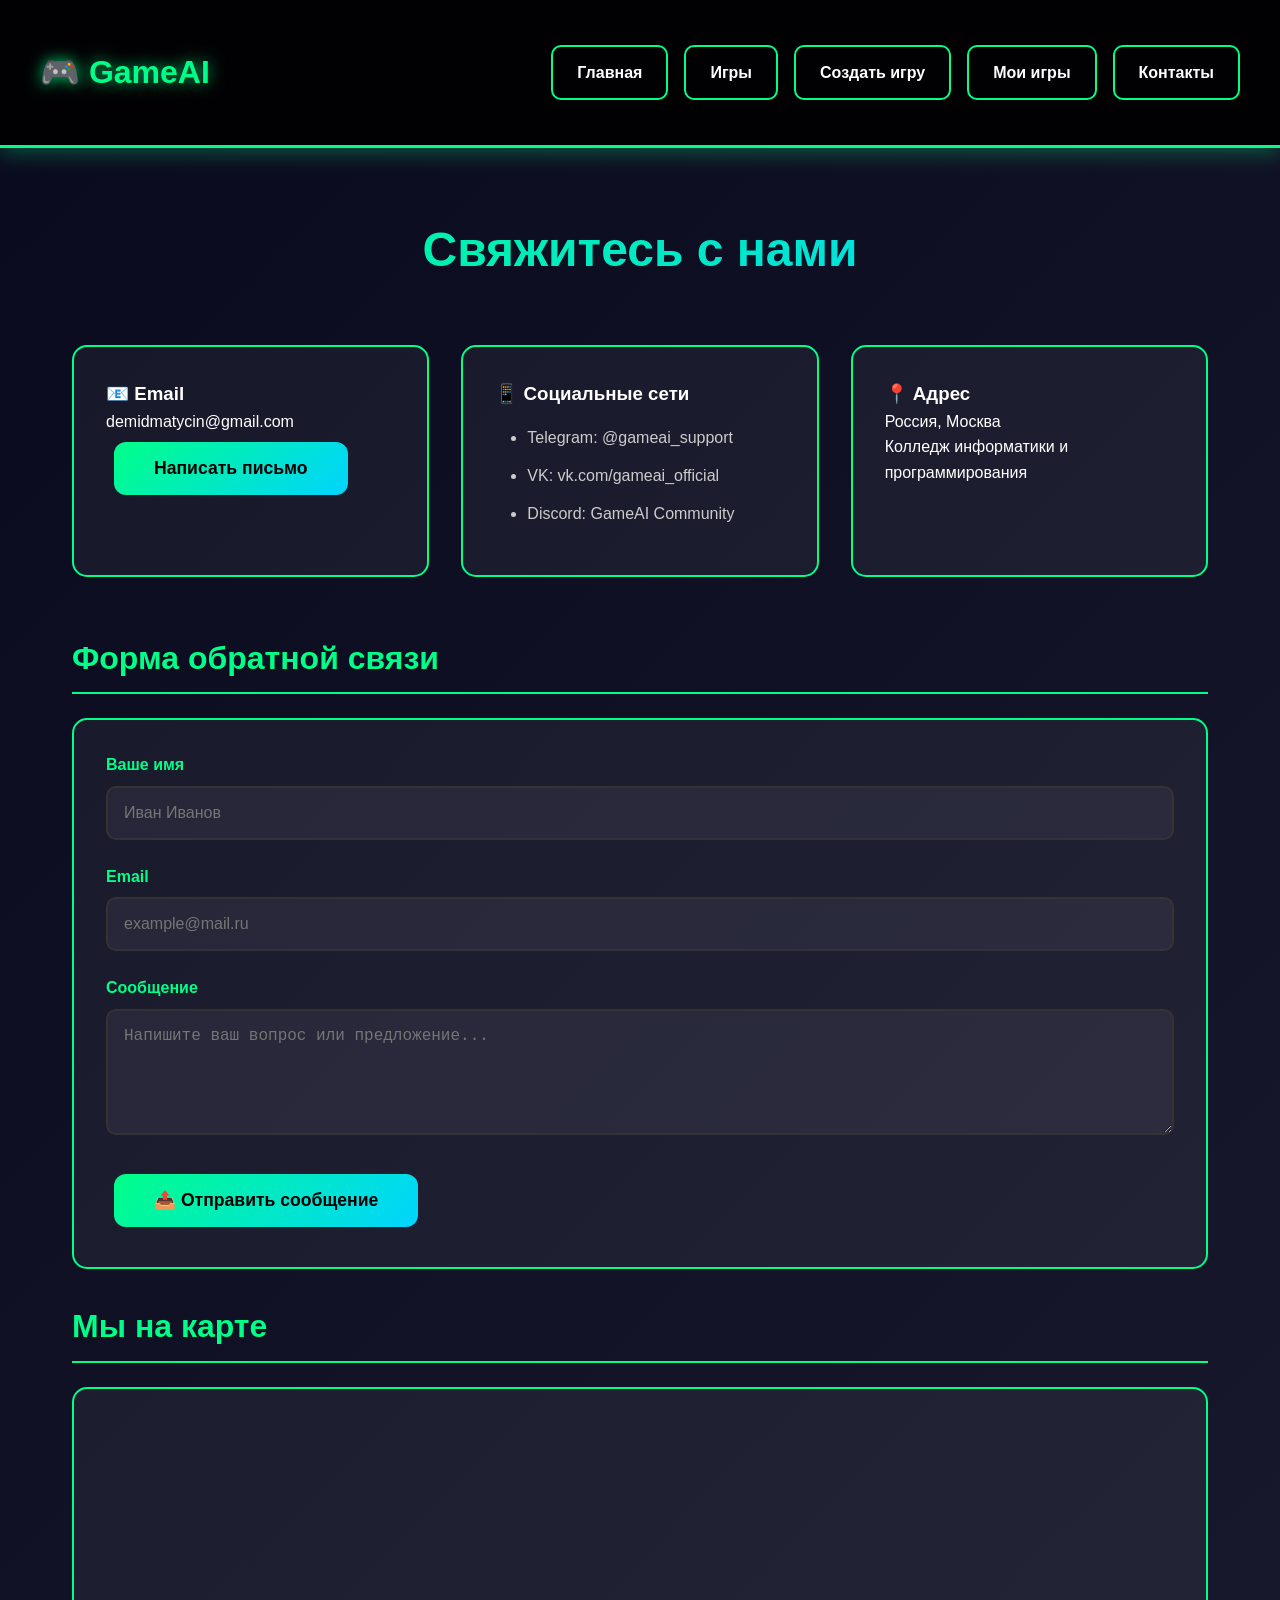
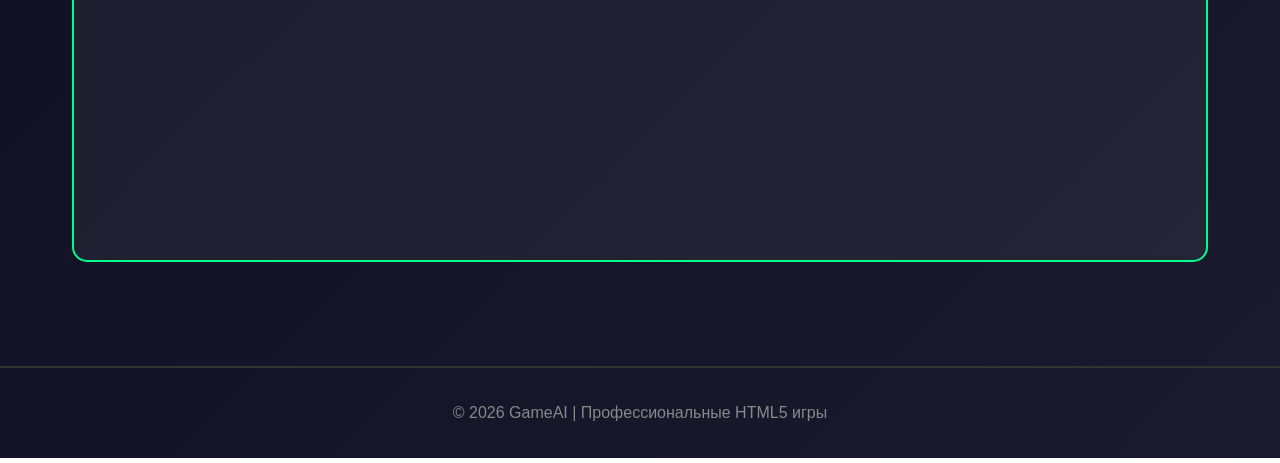
<file: contacts.html>
<!DOCTYPE html>
<html lang="ru">
<head>
    <meta charset="UTF-8">
    <meta name="viewport" content="width=device-width, initial-scale=1.0">
    <title>GameAI - Контакты</title>
    <link rel="stylesheet" href="style.css">
</head>
<body>
  <nav class="navbar">
    <div class="nav-container">
        <a href="index.html" class="logo">🎮 GameAI</a>
        <ul class="nav-menu">
            <li><a href="index.html" class="nav-button">Главная</a></li>
            <li><a href="games.html" class="nav-button">Игры</a></li>
            <li><a href="create-game.html" class="nav-button">Создать игру</a></li>
            <li><a href="my-games.html" class="nav-button">Мои игры</a></li>
            <li><a href="contacts.html" class="nav-button">Контакты</a></li>
            <!-- УБРАЛИ: <li><a href="gallery.html" class="nav-button">Галерея</a></li> -->
        </ul>
    </div>
</nav>

    <div class="container">
        <h1 class="fade-in">Свяжитесь с нами</h1>
        
        <div class="card-grid">
            <div class="card fade-in">
                <h3>📧 Email</h3>
                <p>demidmatycin@gmail.com</p>
                <button onclick="window.location.href='mailto:demidmatycin@gmail.com'" class="btn">Написать письмо</button>
            </div>
            
            <div class="card fade-in">
                <h3>📱 Социальные сети</h3>
                <ul>
                    <li>Telegram: @gameai_support</li>
                    <li>VK: vk.com/gameai_official</li>
                    <li>Discord: GameAI Community</li>
                </ul>
            </div>

            <div class="card fade-in">
                <h3>📍 Адрес</h3>
                <p>Россия, Москва</p>
                <p>Колледж информатики и программирования</p>
            </div>
        </div>

        <!-- Форма обратной связи -->
        <section class="section">
            <h2>Форма обратной связи</h2>
            <div class="card fade-in">
                <form onsubmit="event.preventDefault(); alert('Спасибо! Ваше сообщение отправлено.');">
                    <div class="form-group">
                        <label for="name">Ваше имя</label>
                        <input type="text" id="name" placeholder="Иван Иванов" required>
                    </div>
                    
                    <div class="form-group">
                        <label for="email">Email</label>
                        <input type="email" id="email" placeholder="example@mail.ru" required>
                    </div>
                    
                    <div class="form-group">
                        <label for="message">Сообщение</label>
                        <textarea id="message" rows="5" placeholder="Напишите ваш вопрос или предложение..." required></textarea>
                    </div>
                    
                    <button type="submit" class="btn">📤 Отправить сообщение</button>
                </form>
            </div>
        </section>

        <!-- Карта (заглушка) -->
        <section class="section">
            <h2>Мы на карте</h2>
            <div class="card">
                <iframe src="https://www.google.com/maps/embed?pb=!1m18!1m12!1m3!1d2245.289778776798!2d37.6173!3d55.7558!2m3!1f0!2f0!3f0!3m2!1i1024!2i768!4f13.1!3m3!1m2!1s0x0%3A0x0!2zNTXCsDQ1JzIwLjkiTiAzN8KwMzcnMDIuMyJF!5e0!3m2!1sru!2sru!4v1600000000000!5m2!1sru!2sru" 
                    width="100%" height="400" style="border:0; border-radius: 10px;" allowfullscreen="" loading="lazy"></iframe>
            </div>
        </section>
    </div>

    <div class="footer">
        <p>© 2026 GameAI | Профессиональные HTML5 игры</p>
    </div>
</body>
</html>
</file>
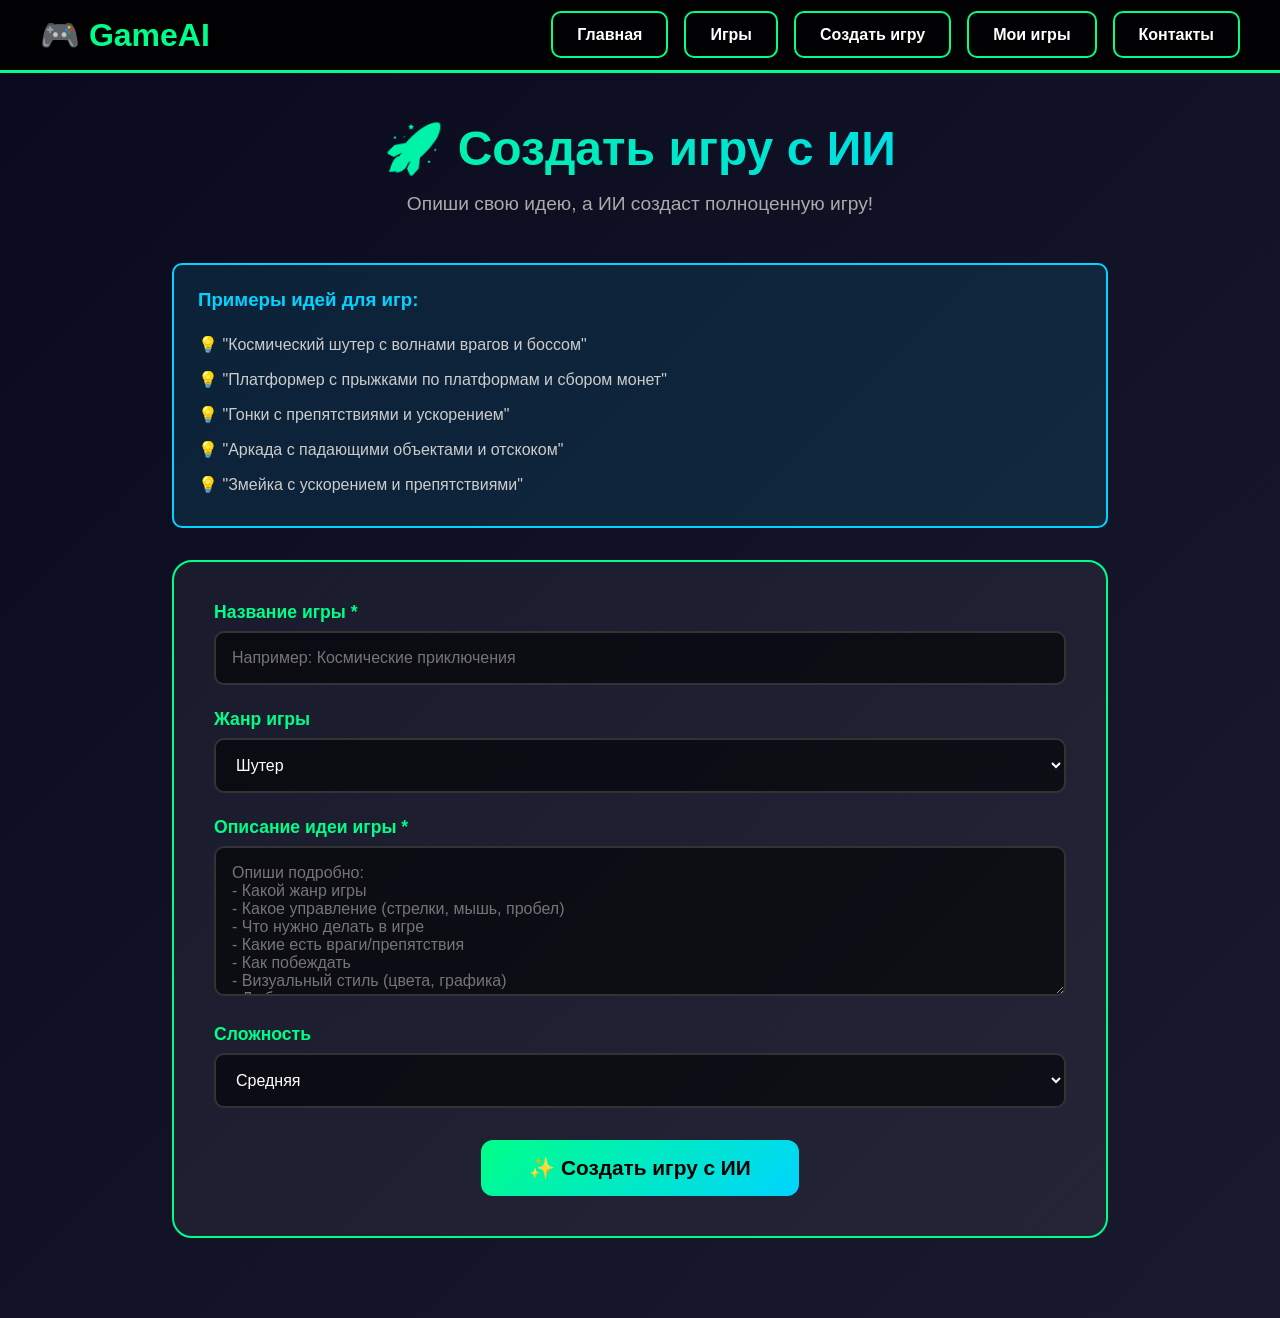
<file: create-game.html>
<!DOCTYPE html>
<html lang="ru">
<head>
    <meta charset="UTF-8">
    <title>Создать игру - GameAI</title>
    <style>
        * { margin: 0; padding: 0; box-sizing: border-box; }
        body { 
            font-family: 'Segoe UI', sans-serif; 
            background: linear-gradient(135deg, #0a0a1e 0%, #1a1a2e 100%);
            color: #fff;
            min-height: 100vh;
        }
        .navbar {
            background: rgba(0, 0, 0, 0.9);
            padding: 1rem 2rem;
            border-bottom: 3px solid #00ff88;
        }
        .nav-container {
            max-width: 1200px;
            margin: 0 auto;
            display: flex;
            justify-content: space-between;
            align-items: center;
        }
        .logo {
            font-size: 2rem;
            color: #00ff88;
            text-decoration: none;
            font-weight: bold;
        }
        .nav-menu {
            display: flex;
            gap: 1rem;
            list-style: none;
        }
        .nav-button {
            background: transparent;
            color: #fff;
            padding: 0.8rem 1.5rem;
            text-decoration: none;
            border: 2px solid #00ff88;
            border-radius: 10px;
            transition: 0.3s;
            font-weight: 600;
        }
        .nav-button:hover {
            background: #00ff88;
            color: #000;
            transform: translateY(-2px);
        }
        .container {
            max-width: 1000px;
            margin: 0 auto;
            padding: 3rem 2rem;
        }
        h1 {
            text-align: center;
            font-size: 3rem;
            margin-bottom: 1rem;
            background: linear-gradient(135deg, #00ff88, #00d4ff);
            -webkit-background-clip: text;
            -webkit-text-fill-color: transparent;
        }
        .subtitle {
            text-align: center;
            color: #aaa;
            margin-bottom: 3rem;
            font-size: 1.2rem;
        }
        .form-card {
            background: rgba(255, 255, 255, 0.05);
            border: 2px solid #00ff88;
            border-radius: 20px;
            padding: 2.5rem;
            margin-bottom: 2rem;
        }
        .form-group {
            margin-bottom: 1.5rem;
        }
        label {
            display: block;
            color: #00ff88;
            font-weight: bold;
            margin-bottom: 0.5rem;
            font-size: 1.1rem;
        }
        input, textarea, select {
            width: 100%;
            padding: 1rem;
            background: rgba(0, 0, 0, 0.6);
            border: 2px solid #333;
            border-radius: 10px;
            color: #fff;
            font-size: 1rem;
            font-family: inherit;
        }
        input:focus, textarea:focus, select:focus {
            outline: none;
            border-color: #00ff88;
            box-shadow: 0 0 15px rgba(0, 255, 136, 0.3);
        }
        textarea {
            min-height: 150px;
            resize: vertical;
        }
        .btn {
            background: linear-gradient(135deg, #00ff88, #00d4ff);
            color: #000;
            padding: 1rem 3rem;
            border: none;
            border-radius: 12px;
            font-size: 1.3rem;
            font-weight: bold;
            cursor: pointer;
            transition: 0.3s;
            display: block;
            margin: 2rem auto 0;
        }
        .btn:hover {
            transform: scale(1.05);
            box-shadow: 0 10px 30px rgba(0, 255, 136, 0.5);
        }
        .btn:disabled {
            opacity: 0.5;
            cursor: not-allowed;
        }
        .loading {
            display: none;
            text-align: center;
            padding: 2rem;
        }
        .spinner {
            width: 60px;
            height: 60px;
            border: 4px solid rgba(0, 255, 136, 0.2);
            border-top: 4px solid #00ff88;
            border-radius: 50%;
            animation: spin 1s linear infinite;
            margin: 0 auto 1rem;
        }
        @keyframes spin {
            0% { transform: rotate(0deg); }
            100% { transform: rotate(360deg); }
        }
        .result {
            display: none;
            background: rgba(0, 255, 136, 0.1);
            border: 2px solid #00ff88;
            border-radius: 15px;
            padding: 2rem;
            margin-top: 2rem;
        }
        .result h2 {
            color: #00ff88;
            margin-bottom: 1rem;
        }
        .game-preview {
            width: 100%;
            height: 500px;
            border: 2px solid #00ff88;
            border-radius: 10px;
            margin: 1rem 0;
            background: #000;
        }
        .action-buttons {
            display: flex;
            gap: 1rem;
            justify-content: center;
            flex-wrap: wrap;
            margin-top: 1rem;
        }
        .btn-secondary {
            background: transparent;
            color: #00ff88;
            border: 2px solid #00ff88;
        }
        .btn-secondary:hover {
            background: #00ff88;
            color: #000;
        }
        .examples {
            background: rgba(0, 212, 255, 0.1);
            border: 2px solid #00d4ff;
            border-radius: 10px;
            padding: 1.5rem;
            margin-bottom: 2rem;
        }
        .examples h3 {
            color: #00d4ff;
            margin-bottom: 1rem;
        }
        .examples ul {
            list-style: none;
            padding-left: 0;
        }
        .examples li {
            padding: 0.5rem 0;
            color: #ccc;
        }
        .examples li:before {
            content: "💡 ";
        }
    </style>
</head>
<body>
    <nav class="navbar">
        <div class="nav-container">
            <a href="index.html" class="logo">🎮 GameAI</a>
            <ul class="nav-menu">
                <li><a href="index.html" class="nav-button">Главная</a></li>
                <li><a href="games.html" class="nav-button">Игры</a></li>
                <li><a href="create-game.html" class="nav-button">Создать игру</a></li>
                <li><a href="my-games.html" class="nav-button">Мои игры</a></li>
                <li><a href="contacts.html" class="nav-button">Контакты</a></li>
            </ul>
        </div>
    </nav>

    <div class="container">
        <h1>🚀 Создать игру с ИИ</h1>
        <p class="subtitle">Опиши свою идею, а ИИ создаст полноценную игру!</p>

        <div class="examples">
            <h3>Примеры идей для игр:</h3>
            <ul>
                <li>"Космический шутер с волнами врагов и боссом"</li>
                <li>"Платформер с прыжками по платформам и сбором монет"</li>
                <li>"Гонки с препятствиями и ускорением"</li>
                <li>"Аркада с падающими объектами и отскоком"</li>
                <li>"Змейка с ускорением и препятствиями"</li>
            </ul>
        </div>

        <div class="form-card">
            <form id="gameCreateForm">
                <div class="form-group">
                    <label for="gameName">Название игры *</label>
                    <input type="text" id="gameName" placeholder="Например: Космические приключения" required>
                </div>

                <div class="form-group">
                    <label for="gameGenre">Жанр игры</label>
                    <select id="gameGenre">
                        <option value="shooter">Шутер</option>
                        <option value="platformer">Платформер</option>
                        <option value="racing">Гонки</option>
                        <option value="arcade">Аркада</option>
                        <option value="puzzle">Головоломка</option>
                        <option value="other">Другое</option>
                    </select>
                </div>

                <div class="form-group">
                    <label for="gameIdea">Описание идеи игры *</label>
                    <textarea id="gameIdea" placeholder="Опиши подробно:&#10;- Какой жанр игры&#10;- Какое управление (стрелки, мышь, пробел)&#10;- Что нужно делать в игре&#10;- Какие есть враги/препятствия&#10;- Как побеждать&#10;- Визуальный стиль (цвета, графика)&#10;- Любые дополнительные идеи..." required></textarea>
                </div>

                <div class="form-group">
                    <label for="difficulty">Сложность</label>
                    <select id="difficulty">
                        <option value="easy">Легкая</option>
                        <option value="medium" selected>Средняя</option>
                        <option value="hard">Сложная</option>
                    </select>
                </div>

                <button type="submit" class="btn" id="createBtn">
                    ✨ Создать игру с ИИ
                </button>
            </form>

            <div class="loading" id="loading">
                <div class="spinner"></div>
                <p style="font-size: 1.2rem; color: #00ff88;">ИИ создаёт вашу игру...</p>
                <p style="color: #888; margin-top: 0.5rem;">Это может занять 30-60 секунд</p>
            </div>

            <div class="result" id="result">
                <h2>✅ Игра создана!</h2>
                <p style="margin-bottom: 1rem;">Ваша игра готова. Протестируйте её и сохраните!</p>
                <iframe id="gamePreview" class="game-preview"></iframe>
                <div class="action-buttons">
                    <button onclick="saveGame()" class="btn">💾 Сохранить игру</button>
                    <button onclick="downloadGame()" class="btn btn-secondary">📥 Скачать HTML</button>
                    <button onclick="createNew()" class="btn btn-secondary">🔄 Создать новую</button>
                </div>
            </div>
        </div>
    </div>

    <script>
        let generatedGameCode = '';
        let gameData = {};

        document.getElementById('gameCreateForm').addEventListener('submit', async function(e) {
            e.preventDefault();

            const gameName = document.getElementById('gameName').value;
            const genre = document.getElementById('gameGenre').value;
            const idea = document.getElementById('gameIdea').value;
            const difficulty = document.getElementById('difficulty').value;

            // Показываем загрузку
            document.getElementById('createBtn').style.display = 'none';
            document.getElementById('loading').style.display = 'block';

            // Формируем промт для ИИ
            const prompt = `Создай полноценную HTML5 игру на JavaScript с использованием Canvas.

НАЗВАНИЕ: ${gameName}
ЖАНР: ${genre}
СЛОЖНОСТЬ: ${difficulty}

ОПИСАНИЕ ИДЕИ:
${idea}

ТРЕБОВАНИЯ:
1. Игра должна быть в ОДНОМ HTML файле
2. Используй HTML5 Canvas для рендеринга
3. Добавь красивый визуальный стиль с цветами
4. Реализуй плавное управление (клавиатура или мышь)
5. Добавь систему очков и рекордов (localStorage)
6. Сделай экран начала игры с кнопкой "Начать"
7. Сделай экран окончания игры с кнопкой "Играть снова"
8. Добавь инструкции по управлению
9. Игра должна быть полностью играбельной
10. Размер canvas: 800x600

ВАЖНО: Верни ТОЛЬКО готовый HTML код игры, начиная с <!DOCTYPE html> и заканчивая </html>. Без пояснений и markdown.`;

            try {
                const response = await fetch('http://localhost:5000/api/generate-game', {
                    method: 'POST',
                    headers: {
                        'Content-Type': 'application/json'
                    },
                    body: JSON.stringify({ 
                        prompt: prompt,
                        gameName: gameName,
                        genre: genre,
                        difficulty: difficulty
                    })
                });

                const data = await response.json();

                if (data.success && data.game_code) {
                    generatedGameCode = data.game_code;
                    gameData = {
                        name: gameName,
                        genre: genre,
                        difficulty: difficulty,
                        idea: idea,
                        createdAt: new Date().toISOString()
                    };

                    // Показываем превью
                    document.getElementById('gamePreview').srcdoc = generatedGameCode;
                    document.getElementById('loading').style.display = 'none';
                    document.getElementById('result').style.display = 'block';
                } else {
                    throw new Error(data.error || 'Ошибка генерации');
                }
            } catch (error) {
                alert('Ошибка: ' + error.message);
                document.getElementById('loading').style.display = 'none';
                document.getElementById('createBtn').style.display = 'block';
            }
        });

        function saveGame() {
            if (!generatedGameCode) return;

            // Сохраняем в localStorage
            const userGames = JSON.parse(localStorage.getItem('userGames') || '[]');
            const gameId = Date.now();
            
            userGames.push({
                id: gameId,
                ...gameData,
                code: generatedGameCode
            });

            localStorage.setItem('userGames', JSON.stringify(userGames));
            alert('✅ Игра сохранена! Теперь она доступна в разделе "Мои игры"');
        }

        function downloadGame() {
            if (!generatedGameCode) return;

            const blob = new Blob([generatedGameCode], { type: 'text/html' });
            const url = URL.createObjectURL(blob);
            const a = document.createElement('a');
            a.href = url;
            a.download = gameData.name.replace(/[^a-z0-9]/gi, '_').toLowerCase() + '.html';
            document.body.appendChild(a);
            a.click();
            document.body.removeChild(a);
            URL.revokeObjectURL(url);
        }

        function createNew() {
            document.getElementById('gameCreateForm').reset();
            document.getElementById('result').style.display = 'none';
            document.getElementById('createBtn').style.display = 'block';
            generatedGameCode = '';
            gameData = {};
            window.scrollTo({ top: 0, behavior: 'smooth' });
        }
    </script>
</body>
</html>
</file>
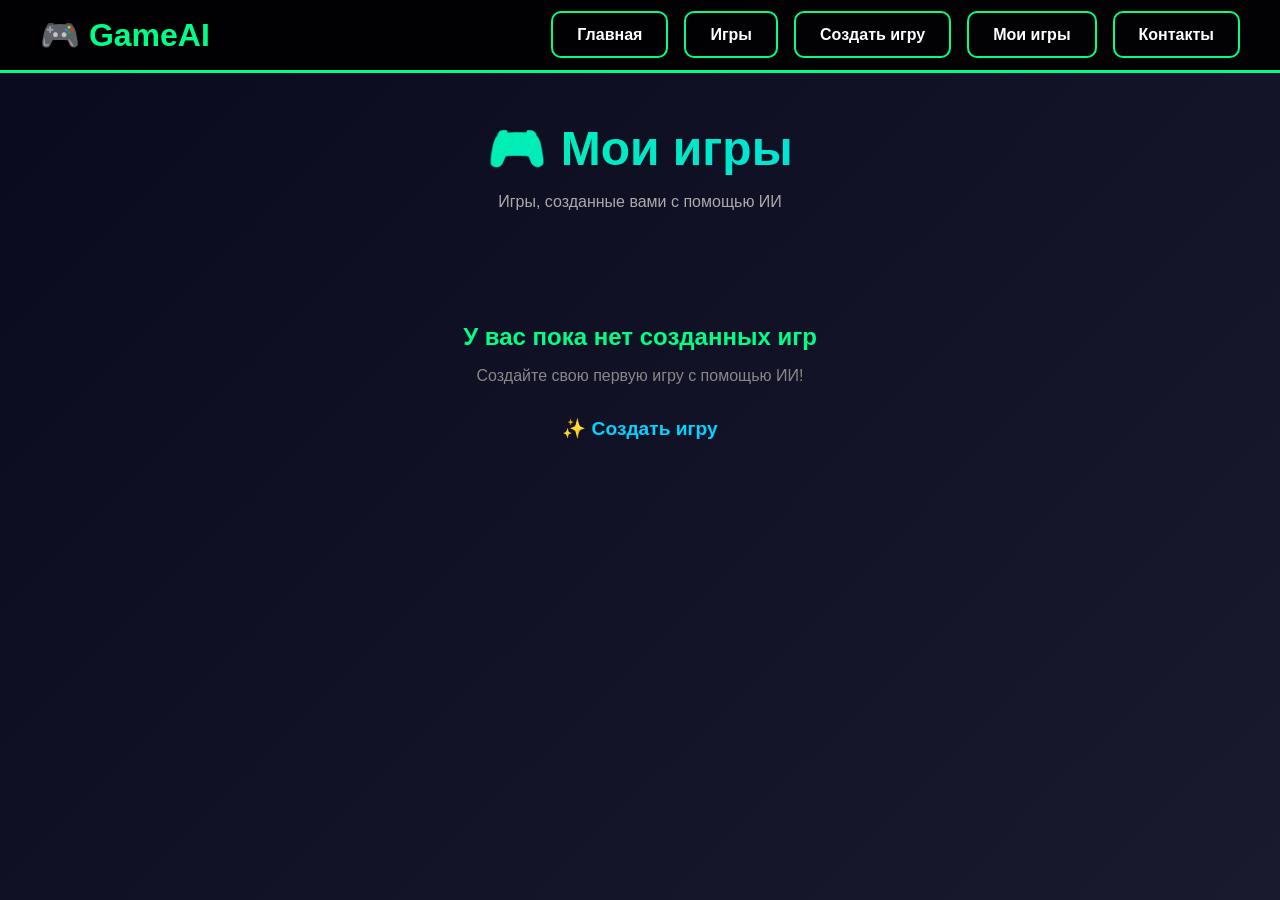
<file: my-games.html>
<!DOCTYPE html>
<html lang="ru">
<head>
    <meta charset="UTF-8">
    <title>Мои игры - GameAI</title>
    <style>
        * { margin: 0; padding: 0; box-sizing: border-box; }
        body { 
            font-family: 'Segoe UI', sans-serif; 
            background: linear-gradient(135deg, #0a0a1e 0%, #1a1a2e 100%);
            color: #fff;
            min-height: 100vh;
        }
        .navbar {
            background: rgba(0, 0, 0, 0.9);
            padding: 1rem 2rem;
            border-bottom: 3px solid #00ff88;
        }
        .nav-container {
            max-width: 1200px;
            margin: 0 auto;
            display: flex;
            justify-content: space-between;
            align-items: center;
        }
        .logo {
            font-size: 2rem;
            color: #00ff88;
            text-decoration: none;
            font-weight: bold;
        }
        .nav-menu {
            display: flex;
            gap: 1rem;
            list-style: none;
        }
        .nav-button {
            background: transparent;
            color: #fff;
            padding: 0.8rem 1.5rem;
            text-decoration: none;
            border: 2px solid #00ff88;
            border-radius: 10px;
            transition: 0.3s;
            font-weight: 600;
        }
        .nav-button:hover {
            background: #00ff88;
            color: #000;
        }
        .container {
            max-width: 1200px;
            margin: 0 auto;
            padding: 3rem 2rem;
        }
        h1 {
            text-align: center;
            font-size: 3rem;
            margin-bottom: 1rem;
            background: linear-gradient(135deg, #00ff88, #00d4ff);
            -webkit-background-clip: text;
            -webkit-text-fill-color: transparent;
        }
        .subtitle {
            text-align: center;
            color: #aaa;
            margin-bottom: 3rem;
        }
        .games-grid {
            display: grid;
            grid-template-columns: repeat(auto-fill, minmax(300px, 1fr));
            gap: 2rem;
        }
        .game-card {
            background: rgba(255, 255, 255, 0.05);
            border: 2px solid #00ff88;
            border-radius: 15px;
            padding: 1.5rem;
            transition: 0.3s;
        }
        .game-card:hover {
            transform: translateY(-5px);
            box-shadow: 0 10px 30px rgba(0, 255, 136, 0.3);
        }
        .game-card h3 {
            color: #00ff88;
            margin-bottom: 1rem;
            font-size: 1.5rem;
        }
        .game-card p {
            color: #aaa;
            margin: 0.5rem 0;
            font-size: 0.9rem;
        }
        .game-card .genre {
            display: inline-block;
            background: rgba(0, 212, 255, 0.2);
            color: #00d4ff;
            padding: 0.3rem 0.8rem;
            border-radius: 20px;
            font-size: 0.85rem;
            margin: 0.5rem 0.5rem 0.5rem 0;
        }
        .game-actions {
            display: flex;
            gap: 0.5rem;
            margin-top: 1rem;
            flex-wrap: wrap;
        }
        .btn {
            background: linear-gradient(135deg, #00ff88, #00d4ff);
            color: #000;
            padding: 0.7rem 1.5rem;
            border: none;
            border-radius: 8px;
            cursor: pointer;
            font-weight: bold;
            transition: 0.3s;
            flex: 1;
        }
        .btn:hover {
            transform: scale(1.05);
        }
        .btn-danger {
            background: #ff0044;
            color: #fff;
        }
        .btn-danger:hover {
            background: #ff4466;
        }
        .empty-state {
            text-align: center;
            padding: 4rem 2rem;
            color: #888;
        }
        .empty-state h2 {
            color: #00ff88;
            margin-bottom: 1rem;
        }
        .create-link {
            color: #00d4ff;
            text-decoration: none;
            font-weight: bold;
        }
        .create-link:hover {
            text-decoration: underline;
        }
    </style>
</head>
<body>
    <nav class="navbar">
        <div class="nav-container">
            <a href="index.html" class="logo">🎮 GameAI</a>
            <ul class="nav-menu">
                <li><a href="index.html" class="nav-button">Главная</a></li>
                <li><a href="games.html" class="nav-button">Игры</a></li>
                <li><a href="create-game.html" class="nav-button">Создать игру</a></li>
                <li><a href="my-games.html" class="nav-button">Мои игры</a></li>
                <li><a href="contacts.html" class="nav-button">Контакты</a></li>
            </ul>
        </div>
    </nav>

    <div class="container">
        <h1>🎮 Мои игры</h1>
        <p class="subtitle">Игры, созданные вами с помощью ИИ</p>

        <div id="gamesList" class="games-grid">
            <!-- Игры будут загружены здесь -->
        </div>

        <div id="emptyState" class="empty-state" style="display: none;">
            <h2>У вас пока нет созданных игр</h2>
            <p style="margin-bottom: 2rem;">Создайте свою первую игру с помощью ИИ!</p>
            <a href="create-game.html" class="create-link" style="font-size: 1.2rem;">✨ Создать игру</a>
        </div>
    </div>

    <script>
        function loadGames() {
            const userGames = JSON.parse(localStorage.getItem('userGames') || '[]');
            const gamesList = document.getElementById('gamesList');
            const emptyState = document.getElementById('emptyState');

            if (userGames.length === 0) {
                gamesList.style.display = 'none';
                emptyState.style.display = 'block';
                return;
            }

            gamesList.style.display = 'grid';
            emptyState.style.display = 'none';
            gamesList.innerHTML = '';

            // Сортируем по дате (новые сверху)
            userGames.sort((a, b) => new Date(b.createdAt) - new Date(a.createdAt));

            userGames.forEach(game => {
                const card = document.createElement('div');
                card.className = 'game-card';
                
                const date = new Date(game.createdAt).toLocaleDateString('ru-RU');
                
                card.innerHTML = `
                    <h3>${game.name}</h3>
                    <p><strong>Жанр:</strong> <span class="genre">${getGenreName(game.genre)}</span></p>
                    <p><strong>Сложность:</strong> ${getDifficultyName(game.difficulty)}</p>
                    <p><strong>Создана:</strong> ${date}</p>
                    <p style="margin-top: 1rem; color: #ccc; font-size: 0.85rem;">${game.idea.substring(0, 100)}...</p>
                    <div class="game-actions">
                        <button onclick="playGame(${game.id})" class="btn">▶ Играть</button>
                        <button onclick="downloadGame(${game.id})" class="btn">📥 Скачать</button>
                        <button onclick="deleteGame(${game.id})" class="btn btn-danger">🗑️ Удалить</button>
                    </div>
                `;
                
                gamesList.appendChild(card);
            });
        }

        function getGenreName(genre) {
            const genres = {
                'shooter': 'Шутер',
                'platformer': 'Платформер',
                'racing': 'Гонки',
                'arcade': 'Аркада',
                'puzzle': 'Головоломка',
                'other': 'Другое'
            };
            return genres[genre] || genre;
        }

        function getDifficultyName(difficulty) {
            const difficulties = {
                'easy': 'Легкая',
                'medium': 'Средняя',
                'hard': 'Сложная'
            };
            return difficulties[difficulty] || difficulty;
        }

        function playGame(gameId) {
            const userGames = JSON.parse(localStorage.getItem('userGames') || '[]');
            const game = userGames.find(g => g.id === gameId);
            
            if (game) {
                // Открываем игру в новом окне
                const newWindow = window.open('', '_blank');
                newWindow.document.write(game.code);
                newWindow.document.close();
            }
        }

        function downloadGame(gameId) {
            const userGames = JSON.parse(localStorage.getItem('userGames') || '[]');
            const game = userGames.find(g => g.id === gameId);
            
            if (game) {
                const blob = new Blob([game.code], { type: 'text/html' });
                const url = URL.createObjectURL(blob);
                const a = document.createElement('a');
                a.href = url;
                a.download = game.name.replace(/[^a-z0-9]/gi, '_').toLowerCase() + '.html';
                document.body.appendChild(a);
                a.click();
                document.body.removeChild(a);
                URL.revokeObjectURL(url);
            }
        }

        function deleteGame(gameId) {
            if (confirm('Вы уверены, что хотите удалить эту игру?')) {
                let userGames = JSON.parse(localStorage.getItem('userGames') || '[]');
                userGames = userGames.filter(g => g.id !== gameId);
                localStorage.setItem('userGames', JSON.stringify(userGames));
                loadGames();
            }
        }

        // Загружаем игры при открытии страницы
        loadGames();
    </script>
</body>
</html>
</file>
<file: style.css>
/* ========================================
   GameAI - Профессиональные HTML5 игры
   ======================================== */

* {
    margin: 0;
    padding: 0;
    box-sizing: border-box;
}

body {
    font-family: 'Segoe UI', Tahoma, Geneva, Verdana, sans-serif;
    background: linear-gradient(135deg, #0a0a1e 0%, #1a1a2e 100%);
    color: #ffffff;
    min-height: 100vh;
    line-height: 1.6;
}

/* Навигация */
.navbar {
    background: rgba(0, 0, 0, 0.9);
    padding: 1rem 2rem;
    position: sticky;
    top: 0;
    z-index: 1000;
    border-bottom: 3px solid #00ff88;
    box-shadow: 0 5px 20px rgba(0, 255, 136, 0.3);
}

.nav-container {
    max-width: 1200px;
    margin: 0 auto;
    display: flex;
    justify-content: space-between;
    align-items: center;
    flex-wrap: wrap;
}

.logo {
    font-size: 2rem;
    font-weight: bold;
    color: #00ff88;
    text-decoration: none;
    text-shadow: 0 0 15px rgba(0, 255, 136, 0.8);
}

.nav-menu {
    display: flex;
    gap: 1rem;
    list-style: none;
    flex-wrap: wrap;
}

.nav-button {
    background: transparent;
    color: #ffffff;
    padding: 0.8rem 1.5rem;
    text-decoration: none;
    border: 2px solid #00ff88;
    border-radius: 10px;
    transition: all 0.3s ease;
    font-weight: 600;
    display: inline-block;
}

.nav-button:hover {
    background: #00ff88;
    color: #000;
    transform: translateY(-3px);
    box-shadow: 0 8px 20px rgba(0, 255, 136, 0.5);
}

/* Контейнер */
.container {
    max-width: 1200px;
    margin: 0 auto;
    padding: 2rem;
}

/* Заголовки */
h1 {
    font-size: 3rem;
    margin: 2rem 0 1rem;
    background: linear-gradient(135deg, #00ff88, #00d4ff);
    -webkit-background-clip: text;
    -webkit-text-fill-color: transparent;
    text-align: center;
}

h2 {
    font-size: 2rem;
    margin: 2rem 0 1rem;
    color: #00ff88;
    border-bottom: 2px solid #00ff88;
    padding-bottom: 0.5rem;
}

/* Карточки */
.card {
    background: rgba(255, 255, 255, 0.05);
    border: 2px solid #00ff88;
    border-radius: 15px;
    padding: 2rem;
    margin: 1.5rem 0;
    transition: all 0.3s ease;
}

.card:hover {
    transform: translateY(-8px);
    box-shadow: 0 15px 40px rgba(0, 255, 136, 0.4);
}

/* Сетка карточек */
.card-grid {
    display: grid;
    grid-template-columns: repeat(auto-fit, minmax(280px, 1fr));
    gap: 2rem;
    margin: 2rem 0;
}

/* Кнопки */
.btn {
    background: linear-gradient(135deg, #00ff88, #00d4ff);
    color: #000;
    padding: 1rem 2.5rem;
    border: none;
    border-radius: 12px;
    font-size: 1.1rem;
    font-weight: bold;
    cursor: pointer;
    transition: all 0.3s ease;
    text-decoration: none;
    display: inline-block;
    margin: 0.5rem;
}

.btn:hover {
    transform: scale(1.08);
    box-shadow: 0 10px 30px rgba(0, 255, 136, 0.6);
}

.btn-secondary {
    background: transparent;
    color: #00ff88;
    border: 2px solid #00ff88;
}

.btn-secondary:hover {
    background: #00ff88;
    color: #000;
}

/* Изображения */
img {
    max-width: 100%;
    border-radius: 12px;
    margin: 1rem 0;
    box-shadow: 0 5px 20px rgba(0, 0, 0, 0.5);
}

/* Таблицы */
table {
    width: 100%;
    border-collapse: collapse;
    margin: 2rem 0;
    background: rgba(255, 255, 255, 0.05);
    border-radius: 10px;
    overflow: hidden;
}

th, td {
    padding: 1rem;
    text-align: left;
    border-bottom: 1px solid #333;
}

th {
    background: rgba(0, 255, 136, 0.2);
    color: #00ff88;
    font-weight: bold;
}

tr:hover {
    background: rgba(0, 255, 136, 0.1);
}

/* Списки */
ul, ol {
    margin: 1rem 0;
    padding-left: 2rem;
}

li {
    margin: 0.8rem 0;
    color: #cccccc;
}

/* Формы */
.form-group {
    margin-bottom: 1.5rem;
}

.form-group label {
    display: block;
    margin-bottom: 0.5rem;
    color: #00ff88;
    font-weight: 600;
}

.form-group input,
.form-group textarea {
    width: 100%;
    padding: 1rem;
    background: rgba(255, 255, 255, 0.05);
    border: 2px solid #333;
    border-radius: 10px;
    color: #fff;
    font-size: 1rem;
}

.form-group input:focus,
.form-group textarea:focus {
    outline: none;
    border-color: #00ff88;
    box-shadow: 0 0 15px rgba(0, 255, 136, 0.3);
}

/* Анимации */
@keyframes fadeIn {
    from { opacity: 0; transform: translateY(30px); }
    to { opacity: 1; transform: translateY(0); }
}

.fade-in {
    animation: fadeIn 0.8s ease;
}

/* Адаптивность */
@media (max-width: 768px) {
    .nav-menu {
        flex-direction: column;
        width: 100%;
    }
    
    h1 { font-size: 2rem; }
    h2 { font-size: 1.5rem; }
    
    .container {
        padding: 1rem;
    }
    
    .card-grid {
        grid-template-columns: 1fr;
    }
}

/* Footer */
.footer {
    text-align: center;
    padding: 2rem;
    color: #888;
    border-top: 2px solid #333;
    margin-top: 3rem;
}
/* Видео-демонстрация */
.video-section {
    margin: 3rem auto;
    padding: 2rem;
    max-width: 1000px;
    text-align: center;
}

.video-section h2 {
    color: #00ff88;
    font-size: 2rem;
    margin-bottom: 2rem;
    text-align: center;
    border-bottom: 2px solid #00ff88;
    padding-bottom: 0.5rem;
    display: inline-block;
}

.video-wrapper {
    position: relative;
    width: 100%;
    max-width: 900px;
    margin: 0 auto;
    border: 3px solid #00ff88;
    border-radius: 15px;
    overflow: hidden;
    box-shadow: 0 0 30px rgba(0, 255, 136, 0.5),
                inset 0 0 20px rgba(0, 255, 136, 0.1);
    background: #000;
}

.video-wrapper video {
    width: 100%;
    height: 500px;
    display: block;
    object-fit: cover;
    background: #000;
}

/* Адаптивность */
@media (max-width: 768px) {
    .video-wrapper {
        border-width: 2px;
    }
    
    .video-wrapper video {
        height: 300px;
    }
}
</file>
